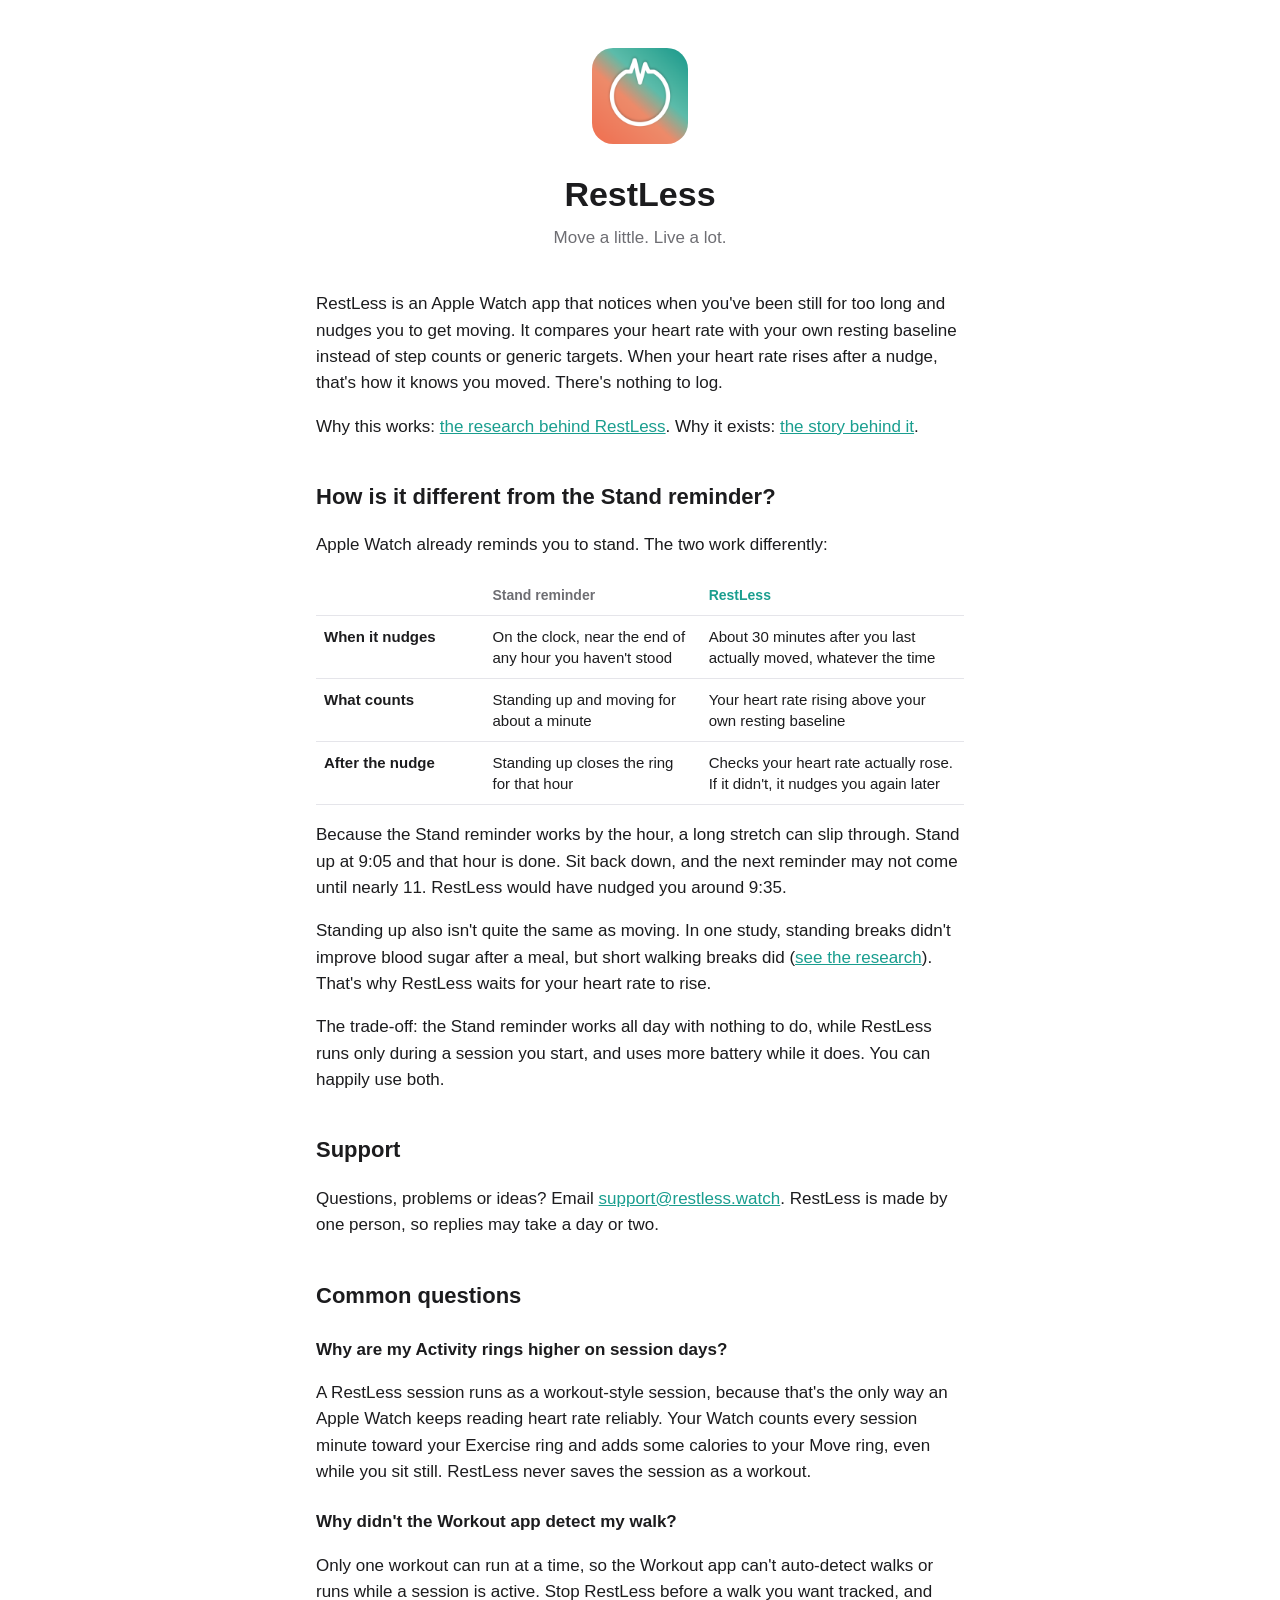
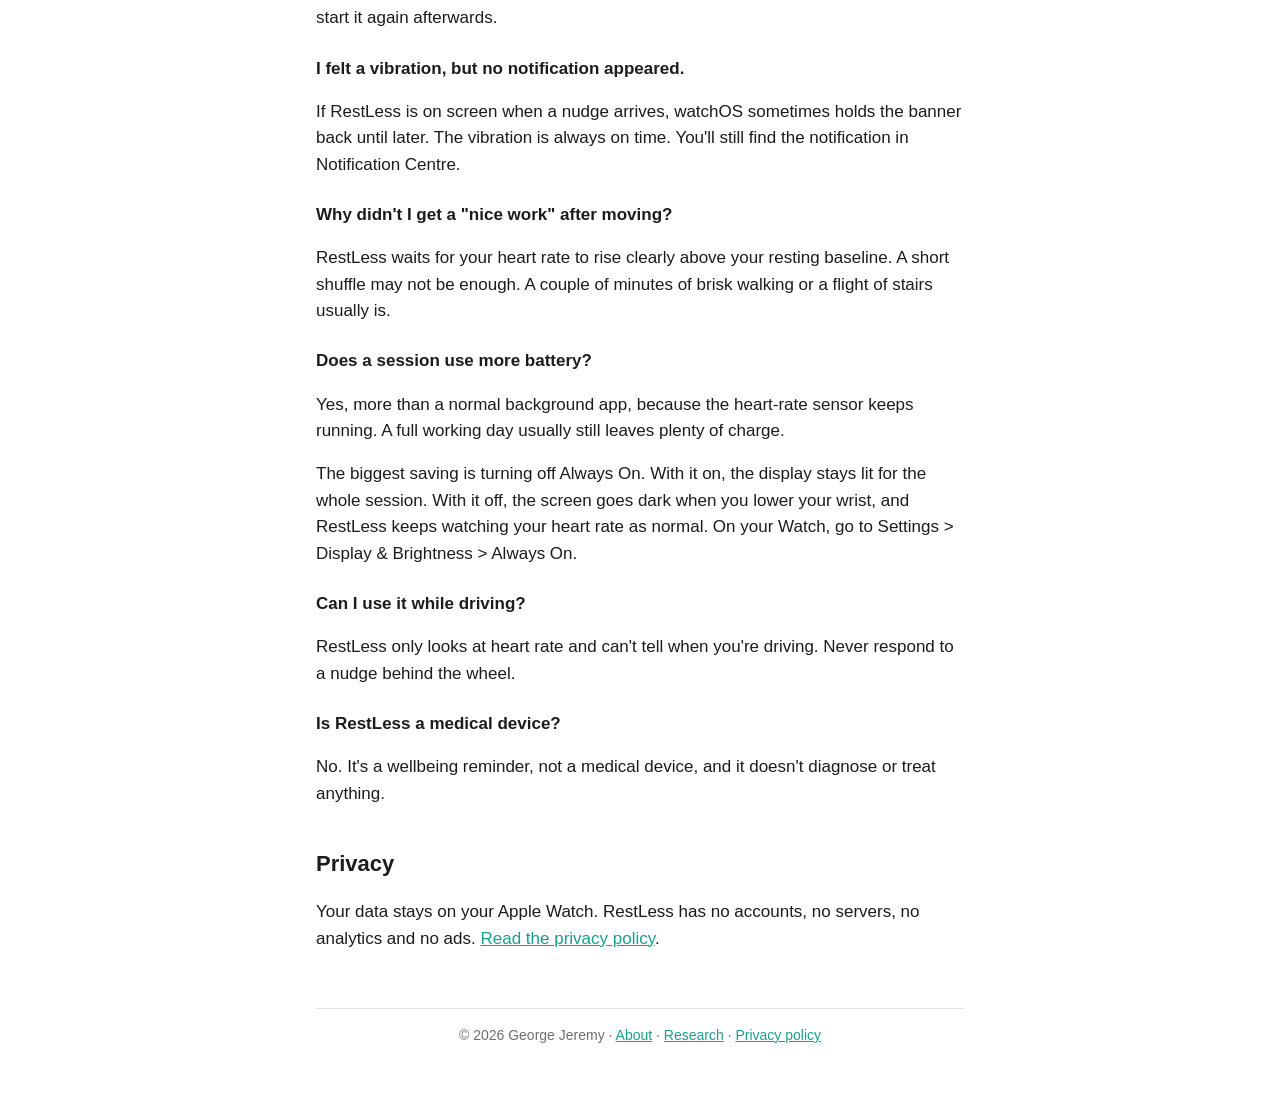
<file: index.html>
<!doctype html>
<html lang="en">
<head>
  <meta charset="utf-8">
  <meta name="viewport" content="width=device-width, initial-scale=1">
  <title>RestLess</title>
  <meta name="description" content="RestLess for Apple Watch nudges you to move when you've been still too long, using your own resting heart rate.">
  <link rel="stylesheet" href="style.css?v=2">
</head>
<body>
<main>
  <header>
    <img src="icon.png?v=2" alt="RestLess app icon">
    <h1>RestLess</h1>
    <p>Move a little. Live a lot.</p>
  </header>

  <p>RestLess is an Apple Watch app that notices when you've been still for too long and nudges you to get moving. It compares your heart rate with your own resting baseline instead of step counts or generic targets. When your heart rate rises after a nudge, that's how it knows you moved. There's nothing to log.</p>

  <p>Why this works: <a href="research.html">the research behind RestLess</a>. Why it exists: <a href="about.html">the story behind it</a>.</p>

  <h2>How is it different from the Stand reminder?</h2>
  <p>Apple Watch already reminds you to stand. The two work differently:</p>

  <div class="compare">
    <table>
      <thead>
        <tr><th></th><th>Stand reminder</th><th>RestLess</th></tr>
      </thead>
      <tbody>
        <tr>
          <th scope="row">When it nudges</th>
          <td>On the clock, near the end of any hour you haven't stood</td>
          <td>About 30 minutes after you last actually moved, whatever the time</td>
        </tr>
        <tr>
          <th scope="row">What counts</th>
          <td>Standing up and moving for about a minute</td>
          <td>Your heart rate rising above your own resting baseline</td>
        </tr>
        <tr>
          <th scope="row">After the nudge</th>
          <td>Standing up closes the ring for that hour</td>
          <td>Checks your heart rate actually rose. If it didn't, it nudges you again later</td>
        </tr>
      </tbody>
    </table>
  </div>

  <p>Because the Stand reminder works by the hour, a long stretch can slip through. Stand up at 9:05 and that hour is done. Sit back down, and the next reminder may not come until nearly 11. RestLess would have nudged you around 9:35.</p>
  <p>Standing up also isn't quite the same as moving. In one study, standing breaks didn't improve blood sugar after a meal, but short walking breaks did (<a href="research.html">see the research</a>). That's why RestLess waits for your heart rate to rise.</p>
  <p>The trade-off: the Stand reminder works all day with nothing to do, while RestLess runs only during a session you start, and uses more battery while it does. You can happily use both.</p>

  <h2>Support</h2>
  <p>Questions, problems or ideas? Email <a href="mailto:support@restless.watch">support@restless.watch</a>. RestLess is made by one person, so replies may take a day or two.</p>

  <h2>Common questions</h2>

  <h3>Why are my Activity rings higher on session days?</h3>
  <p>A RestLess session runs as a workout-style session, because that's the only way an Apple Watch keeps reading heart rate reliably. Your Watch counts every session minute toward your Exercise ring and adds some calories to your Move ring, even while you sit still. RestLess never saves the session as a workout.</p>

  <h3>Why didn't the Workout app detect my walk?</h3>
  <p>Only one workout can run at a time, so the Workout app can't auto-detect walks or runs while a session is active. Stop RestLess before a walk you want tracked, and start it again afterwards.</p>

  <h3>I felt a vibration, but no notification appeared.</h3>
  <p>If RestLess is on screen when a nudge arrives, watchOS sometimes holds the banner back until later. The vibration is always on time. You'll still find the notification in Notification Centre.</p>

  <h3>Why didn't I get a "nice work" after moving?</h3>
  <p>RestLess waits for your heart rate to rise clearly above your resting baseline. A short shuffle may not be enough. A couple of minutes of brisk walking or a flight of stairs usually is.</p>

  <h3>Does a session use more battery?</h3>
  <p>Yes, more than a normal background app, because the heart-rate sensor keeps running. A full working day usually still leaves plenty of charge.</p>
  <p>The biggest saving is turning off Always On. With it on, the display stays lit for the whole session. With it off, the screen goes dark when you lower your wrist, and RestLess keeps watching your heart rate as normal. On your Watch, go to Settings &gt; Display &amp; Brightness &gt; Always On.</p>

  <h3>Can I use it while driving?</h3>
  <p>RestLess only looks at heart rate and can't tell when you're driving. Never respond to a nudge behind the wheel.</p>

  <h3>Is RestLess a medical device?</h3>
  <p>No. It's a wellbeing reminder, not a medical device, and it doesn't diagnose or treat anything.</p>

  <h2>Privacy</h2>
  <p>Your data stays on your Apple Watch. RestLess has no accounts, no servers, no analytics and no ads. <a href="privacy.html">Read the privacy policy</a>.</p>

  <footer>
    &copy; 2026 George Jeremy &middot; <a href="about.html">About</a> &middot; <a href="research.html">Research</a> &middot; <a href="privacy.html">Privacy policy</a>
  </footer>
</main>
</body>
</html>
</file>
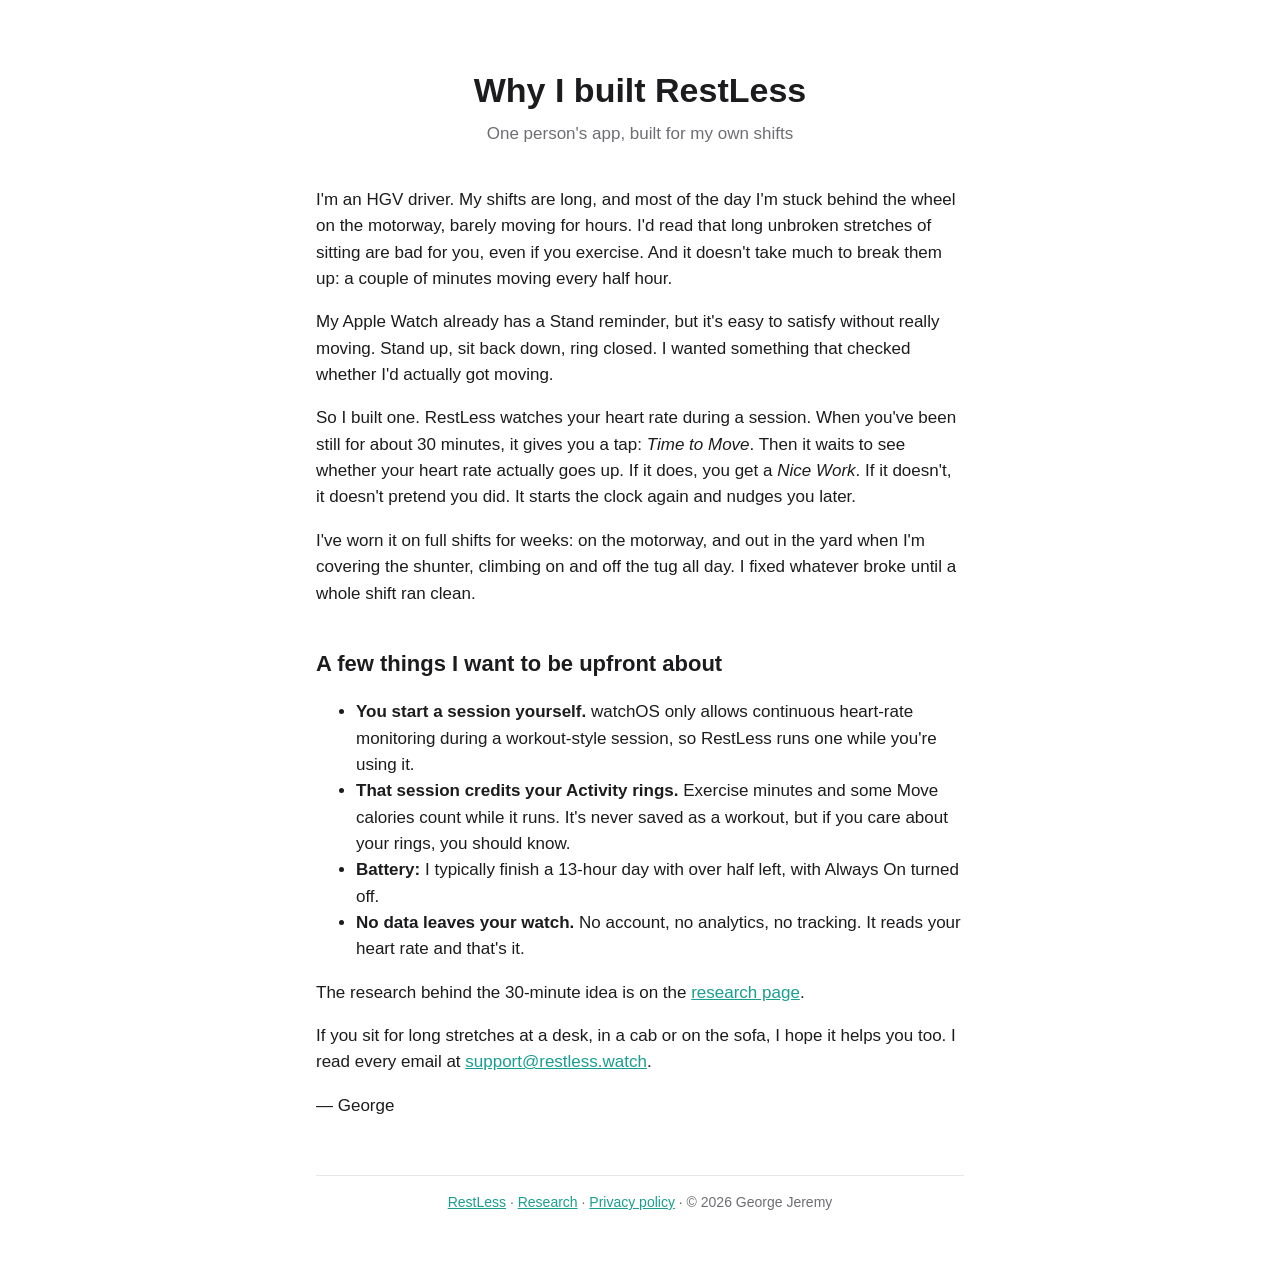
<file: about.html>
<!doctype html>
<html lang="en">
<head>
  <meta charset="utf-8">
  <meta name="viewport" content="width=device-width, initial-scale=1">
  <title>About RestLess</title>
  <meta name="description" content="Why an HGV driver built an Apple Watch app that checks you actually moved.">
  <link rel="stylesheet" href="style.css?v=2">
</head>
<body>
<main>
  <header>
    <h1>Why I built RestLess</h1>
    <p>One person's app, built for my own shifts</p>
  </header>

  <p>I'm an HGV driver. My shifts are long, and most of the day I'm stuck behind the wheel on the motorway, barely moving for hours. I'd read that long unbroken stretches of sitting are bad for you, even if you exercise. And it doesn't take much to break them up: a couple of minutes moving every half hour.</p>

  <p>My Apple Watch already has a Stand reminder, but it's easy to satisfy without really moving. Stand up, sit back down, ring closed. I wanted something that checked whether I'd actually got moving.</p>

  <p>So I built one. RestLess watches your heart rate during a session. When you've been still for about 30 minutes, it gives you a tap: <em>Time to Move</em>. Then it waits to see whether your heart rate actually goes up. If it does, you get a <em>Nice Work</em>. If it doesn't, it doesn't pretend you did. It starts the clock again and nudges you later.</p>

  <p>I've worn it on full shifts for weeks: on the motorway, and out in the yard when I'm covering the shunter, climbing on and off the tug all day. I fixed whatever broke until a whole shift ran clean.</p>

  <h2>A few things I want to be upfront about</h2>
  <ul>
    <li><strong>You start a session yourself.</strong> watchOS only allows continuous heart-rate monitoring during a workout-style session, so RestLess runs one while you're using it.</li>
    <li><strong>That session credits your Activity rings.</strong> Exercise minutes and some Move calories count while it runs. It's never saved as a workout, but if you care about your rings, you should know.</li>
    <li><strong>Battery:</strong> I typically finish a 13-hour day with over half left, with Always On turned off.</li>
    <li><strong>No data leaves your watch.</strong> No account, no analytics, no tracking. It reads your heart rate and that's it.</li>
  </ul>

  <p>The research behind the 30-minute idea is on the <a href="research.html">research page</a>.</p>

  <p>If you sit for long stretches at a desk, in a cab or on the sofa, I hope it helps you too. I read every email at <a href="mailto:support@restless.watch">support@restless.watch</a>.</p>

  <p>&mdash; George</p>

  <footer>
    <a href="index.html">RestLess</a> &middot; <a href="research.html">Research</a> &middot; <a href="privacy.html">Privacy policy</a> &middot; &copy; 2026 George Jeremy
  </footer>
</main>
</body>
</html>
</file>
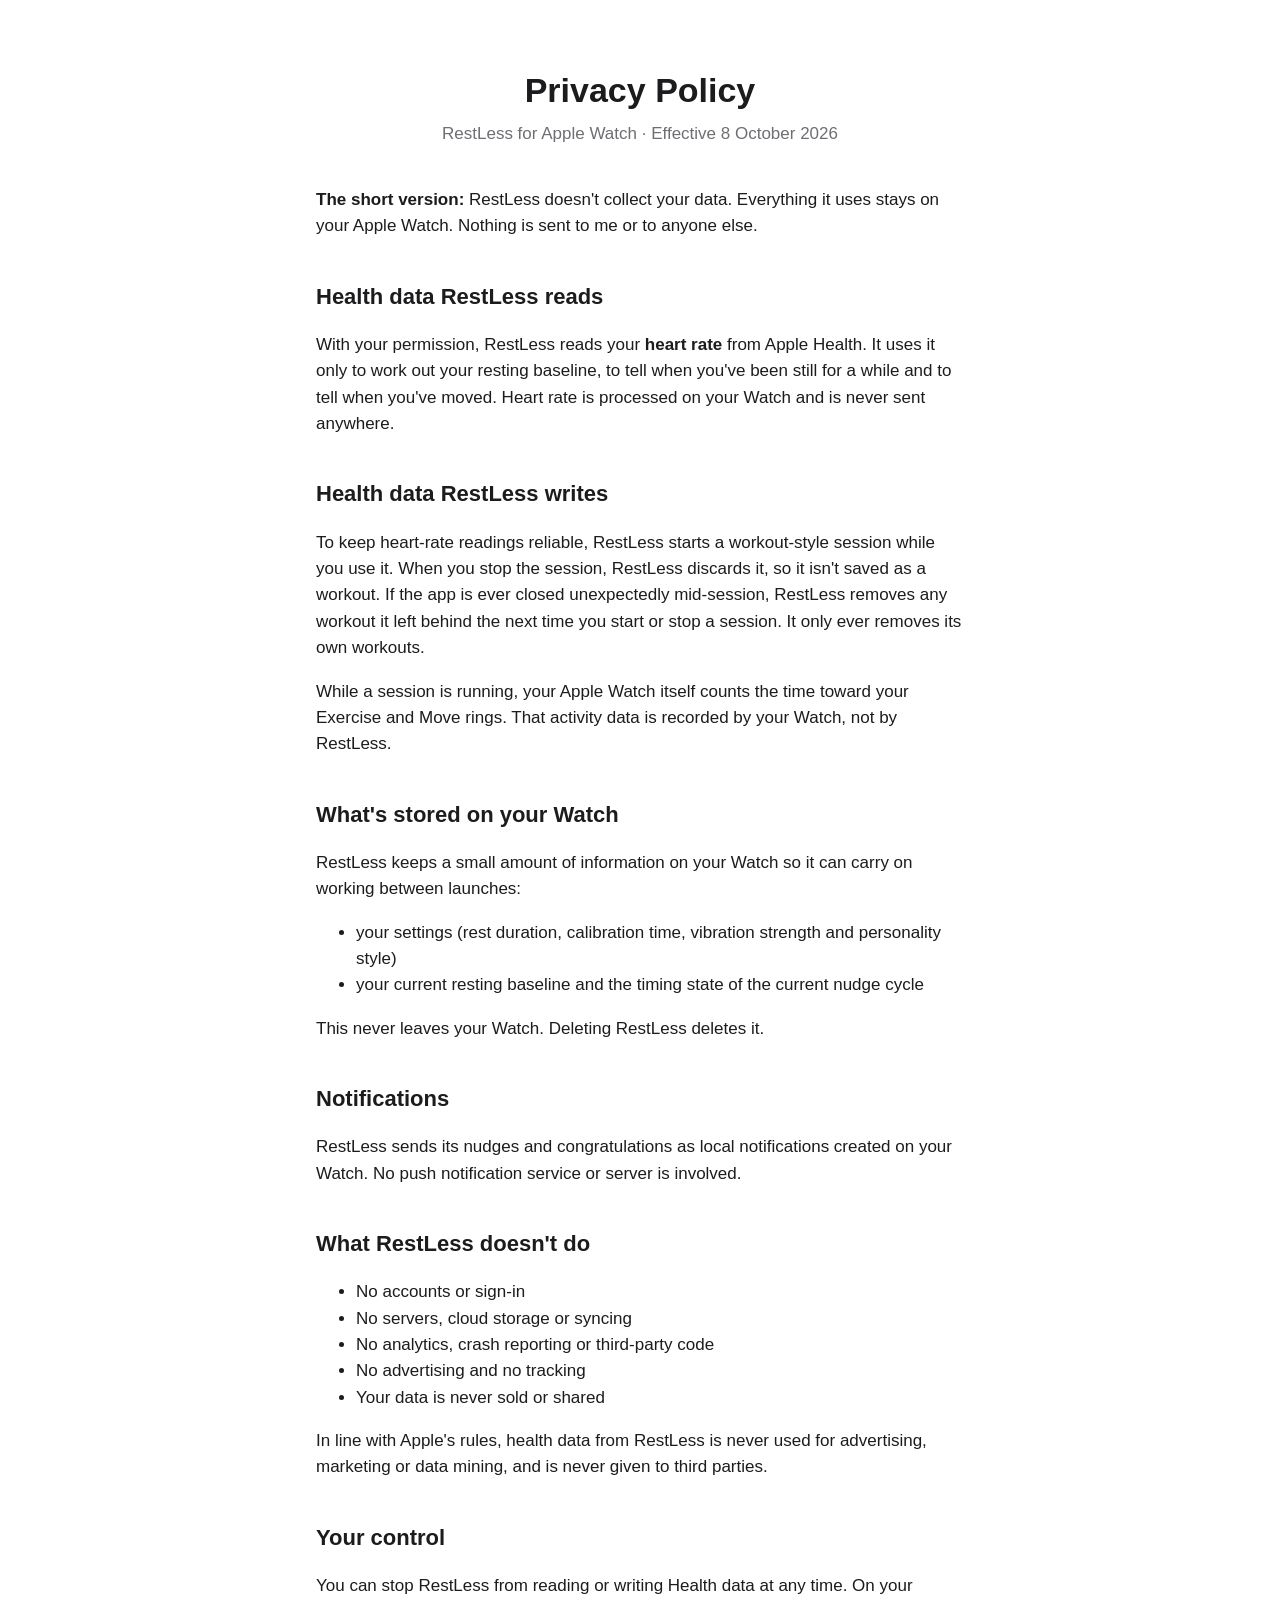
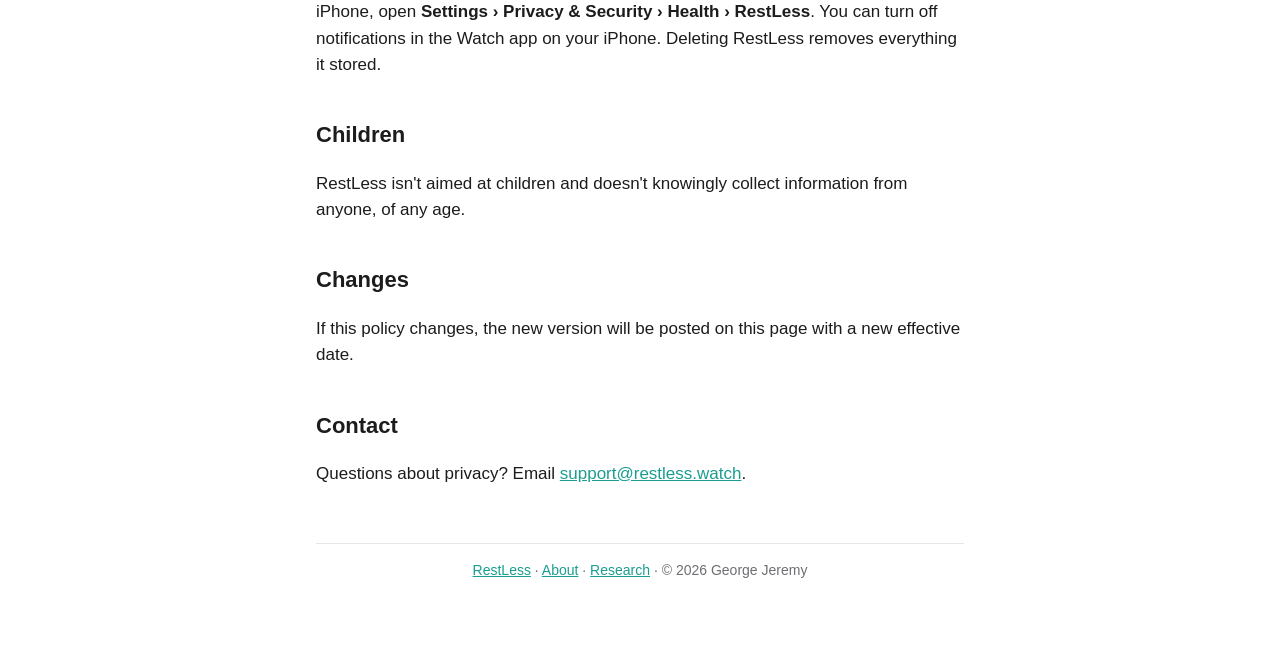
<file: privacy.html>
<!doctype html>
<html lang="en">
<head>
  <meta charset="utf-8">
  <meta name="viewport" content="width=device-width, initial-scale=1">
  <title>RestLess Privacy Policy</title>
  <link rel="stylesheet" href="style.css?v=2">
</head>
<body>
<main>
  <header>
    <h1>Privacy Policy</h1>
    <p>RestLess for Apple Watch &middot; Effective 8 October 2026</p>
  </header>

  <p><strong>The short version:</strong> RestLess doesn't collect your data. Everything it uses stays on your Apple Watch. Nothing is sent to me or to anyone else.</p>

  <h2>Health data RestLess reads</h2>
  <p>With your permission, RestLess reads your <strong>heart rate</strong> from Apple Health. It uses it only to work out your resting baseline, to tell when you've been still for a while and to tell when you've moved. Heart rate is processed on your Watch and is never sent anywhere.</p>

  <h2>Health data RestLess writes</h2>
  <p>To keep heart-rate readings reliable, RestLess starts a workout-style session while you use it. When you stop the session, RestLess discards it, so it isn't saved as a workout. If the app is ever closed unexpectedly mid-session, RestLess removes any workout it left behind the next time you start or stop a session. It only ever removes its own workouts.</p>
  <p>While a session is running, your Apple Watch itself counts the time toward your Exercise and Move rings. That activity data is recorded by your Watch, not by RestLess.</p>

  <h2>What's stored on your Watch</h2>
  <p>RestLess keeps a small amount of information on your Watch so it can carry on working between launches:</p>
  <ul>
    <li>your settings (rest duration, calibration time, vibration strength and personality style)</li>
    <li>your current resting baseline and the timing state of the current nudge cycle</li>
  </ul>
  <p>This never leaves your Watch. Deleting RestLess deletes it.</p>

  <h2>Notifications</h2>
  <p>RestLess sends its nudges and congratulations as local notifications created on your Watch. No push notification service or server is involved.</p>

  <h2>What RestLess doesn't do</h2>
  <ul>
    <li>No accounts or sign-in</li>
    <li>No servers, cloud storage or syncing</li>
    <li>No analytics, crash reporting or third-party code</li>
    <li>No advertising and no tracking</li>
    <li>Your data is never sold or shared</li>
  </ul>
  <p>In line with Apple's rules, health data from RestLess is never used for advertising, marketing or data mining, and is never given to third parties.</p>

  <h2>Your control</h2>
  <p>You can stop RestLess from reading or writing Health data at any time. On your iPhone, open <strong>Settings &rsaquo; Privacy &amp; Security &rsaquo; Health &rsaquo; RestLess</strong>. You can turn off notifications in the Watch app on your iPhone. Deleting RestLess removes everything it stored.</p>

  <h2>Children</h2>
  <p>RestLess isn't aimed at children and doesn't knowingly collect information from anyone, of any age.</p>

  <h2>Changes</h2>
  <p>If this policy changes, the new version will be posted on this page with a new effective date.</p>

  <h2>Contact</h2>
  <p>Questions about privacy? Email <a href="mailto:support@restless.watch">support@restless.watch</a>.</p>

  <footer>
    <a href="index.html">RestLess</a> &middot; <a href="about.html">About</a> &middot; <a href="research.html">Research</a> &middot; &copy; 2026 George Jeremy
  </footer>
</main>
</body>
</html>
</file>
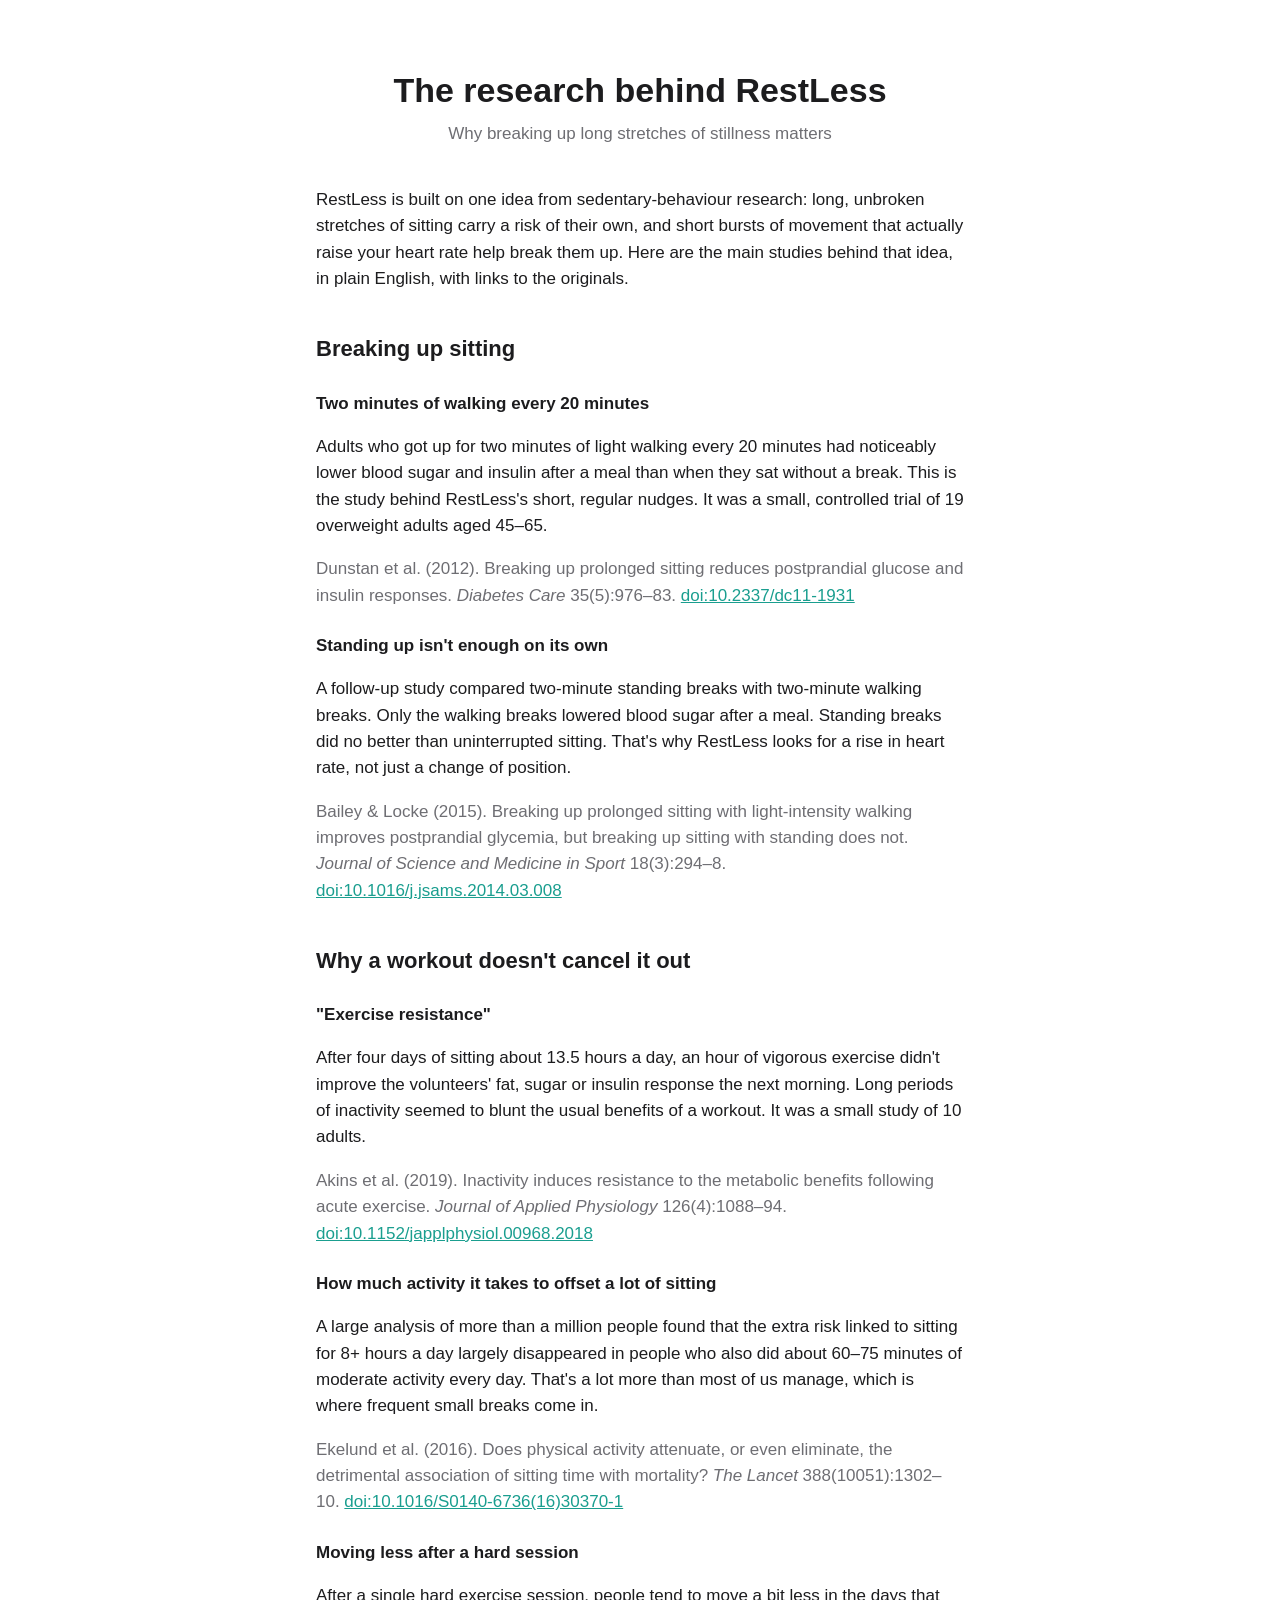
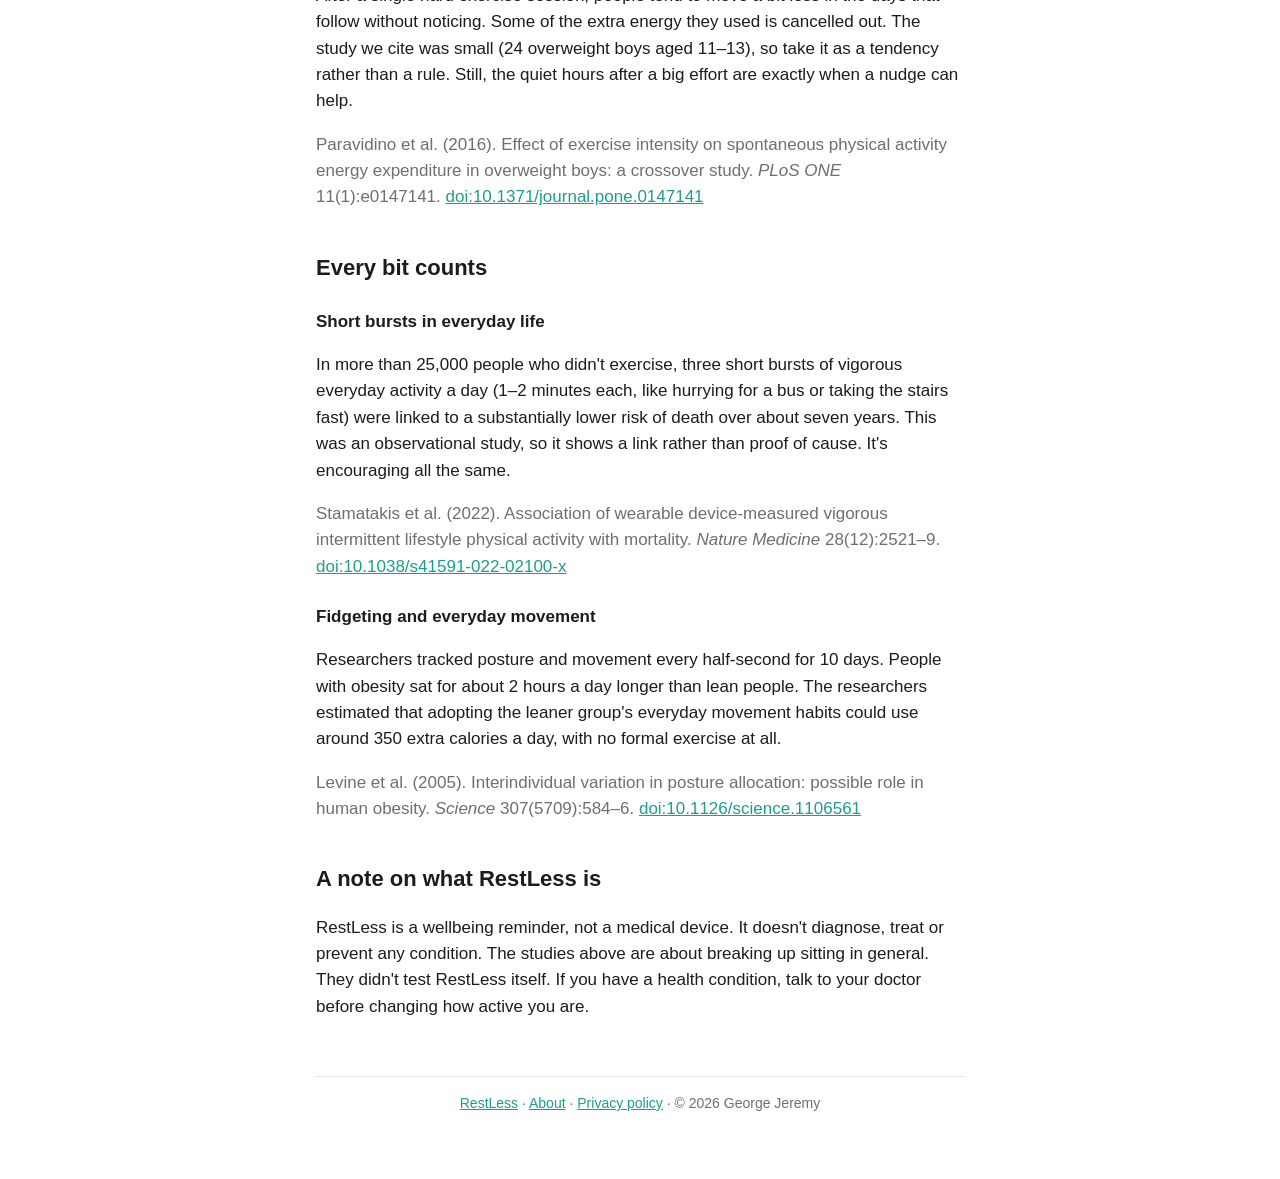
<file: research.html>
<!doctype html>
<html lang="en">
<head>
  <meta charset="utf-8">
  <meta name="viewport" content="width=device-width, initial-scale=1">
  <title>RestLess Research</title>
  <meta name="description" content="The research behind RestLess: why breaking up long stretches of sitting matters, and why your heart rate has to rise.">
  <link rel="stylesheet" href="style.css?v=2">
</head>
<body>
<main>
  <header>
    <h1>The research behind RestLess</h1>
    <p>Why breaking up long stretches of stillness matters</p>
  </header>

  <p>RestLess is built on one idea from sedentary-behaviour research: long, unbroken stretches of sitting carry a risk of their own, and short bursts of movement that actually raise your heart rate help break them up. Here are the main studies behind that idea, in plain English, with links to the originals.</p>

  <h2>Breaking up sitting</h2>

  <h3>Two minutes of walking every 20 minutes</h3>
  <p>Adults who got up for two minutes of light walking every 20 minutes had noticeably lower blood sugar and insulin after a meal than when they sat without a break. This is the study behind RestLess's short, regular nudges. It was a small, controlled trial of 19 overweight adults aged 45–65.</p>
  <p class="muted">Dunstan et al. (2012). Breaking up prolonged sitting reduces postprandial glucose and insulin responses. <em>Diabetes Care</em> 35(5):976–83. <a href="https://doi.org/10.2337/dc11-1931">doi:10.2337/dc11-1931</a></p>

  <h3>Standing up isn't enough on its own</h3>
  <p>A follow-up study compared two-minute standing breaks with two-minute walking breaks. Only the walking breaks lowered blood sugar after a meal. Standing breaks did no better than uninterrupted sitting. That's why RestLess looks for a rise in heart rate, not just a change of position.</p>
  <p class="muted">Bailey &amp; Locke (2015). Breaking up prolonged sitting with light-intensity walking improves postprandial glycemia, but breaking up sitting with standing does not. <em>Journal of Science and Medicine in Sport</em> 18(3):294–8. <a href="https://doi.org/10.1016/j.jsams.2014.03.008">doi:10.1016/j.jsams.2014.03.008</a></p>

  <h2>Why a workout doesn't cancel it out</h2>

  <h3>"Exercise resistance"</h3>
  <p>After four days of sitting about 13.5 hours a day, an hour of vigorous exercise didn't improve the volunteers' fat, sugar or insulin response the next morning. Long periods of inactivity seemed to blunt the usual benefits of a workout. It was a small study of 10 adults.</p>
  <p class="muted">Akins et al. (2019). Inactivity induces resistance to the metabolic benefits following acute exercise. <em>Journal of Applied Physiology</em> 126(4):1088–94. <a href="https://doi.org/10.1152/japplphysiol.00968.2018">doi:10.1152/japplphysiol.00968.2018</a></p>

  <h3>How much activity it takes to offset a lot of sitting</h3>
  <p>A large analysis of more than a million people found that the extra risk linked to sitting for 8+ hours a day largely disappeared in people who also did about 60–75 minutes of moderate activity every day. That's a lot more than most of us manage, which is where frequent small breaks come in.</p>
  <p class="muted">Ekelund et al. (2016). Does physical activity attenuate, or even eliminate, the detrimental association of sitting time with mortality? <em>The Lancet</em> 388(10051):1302–10. <a href="https://doi.org/10.1016/S0140-6736(16)30370-1">doi:10.1016/S0140-6736(16)30370-1</a></p>

  <h3>Moving less after a hard session</h3>
  <p>After a single hard exercise session, people tend to move a bit less in the days that follow without noticing. Some of the extra energy they used is cancelled out. The study we cite was small (24 overweight boys aged 11–13), so take it as a tendency rather than a rule. Still, the quiet hours after a big effort are exactly when a nudge can help.</p>
  <p class="muted">Paravidino et al. (2016). Effect of exercise intensity on spontaneous physical activity energy expenditure in overweight boys: a crossover study. <em>PLoS ONE</em> 11(1):e0147141. <a href="https://doi.org/10.1371/journal.pone.0147141">doi:10.1371/journal.pone.0147141</a></p>

  <h2>Every bit counts</h2>

  <h3>Short bursts in everyday life</h3>
  <p>In more than 25,000 people who didn't exercise, three short bursts of vigorous everyday activity a day (1–2 minutes each, like hurrying for a bus or taking the stairs fast) were linked to a substantially lower risk of death over about seven years. This was an observational study, so it shows a link rather than proof of cause. It's encouraging all the same.</p>
  <p class="muted">Stamatakis et al. (2022). Association of wearable device-measured vigorous intermittent lifestyle physical activity with mortality. <em>Nature Medicine</em> 28(12):2521–9. <a href="https://doi.org/10.1038/s41591-022-02100-x">doi:10.1038/s41591-022-02100-x</a></p>

  <h3>Fidgeting and everyday movement</h3>
  <p>Researchers tracked posture and movement every half-second for 10 days. People with obesity sat for about 2 hours a day longer than lean people. The researchers estimated that adopting the leaner group's everyday movement habits could use around 350 extra calories a day, with no formal exercise at all.</p>
  <p class="muted">Levine et al. (2005). Interindividual variation in posture allocation: possible role in human obesity. <em>Science</em> 307(5709):584–6. <a href="https://doi.org/10.1126/science.1106561">doi:10.1126/science.1106561</a></p>

  <h2>A note on what RestLess is</h2>
  <p>RestLess is a wellbeing reminder, not a medical device. It doesn't diagnose, treat or prevent any condition. The studies above are about breaking up sitting in general. They didn't test RestLess itself. If you have a health condition, talk to your doctor before changing how active you are.</p>

  <footer>
    <a href="index.html">RestLess</a> &middot; <a href="about.html">About</a> &middot; <a href="privacy.html">Privacy policy</a> &middot; &copy; 2026 George Jeremy
  </footer>
</main>
</body>
</html>
</file>
<file: style.css>
:root {
  --bg: #ffffff;
  --text: #1c1c1e;
  --muted: #6e6e73;
  --accent: #1a9e8f;
  --rule: #e5e5ea;
}

@media (prefers-color-scheme: dark) {
  :root {
    --bg: #000000;
    --text: #f2f2f7;
    --muted: #a1a1a6;
    --accent: #3dd6c3;
    --rule: #2c2c2e;
  }
}

* { box-sizing: border-box; }

body {
  margin: 0;
  background: var(--bg);
  color: var(--text);
  font: 17px/1.55 -apple-system, BlinkMacSystemFont, "Helvetica Neue", Arial, sans-serif;
}

main {
  max-width: 680px;
  margin: 0 auto;
  padding: 48px 16px 64px;
}

header { text-align: center; margin-bottom: 40px; }
header img { width: 96px; height: 96px; border-radius: 22%; }
header h1 { margin: 16px 0 4px; font-size: 34px; }
header p { margin: 0; color: var(--muted); }

h2 { margin-top: 40px; font-size: 22px; }
h3 { margin: 24px 0 4px; font-size: 17px; }
p, li { color: var(--text); }
.muted { color: var(--muted); }
a { color: var(--accent); }

footer {
  margin-top: 56px;
  padding-top: 16px;
  border-top: 1px solid var(--rule);
  color: var(--muted);
  font-size: 14px;
  text-align: center;
}

.compare { overflow-x: auto; margin: 16px 0; }
.compare table { width: 100%; border-collapse: collapse; font-size: 15px; line-height: 1.4; }
.compare th, .compare td { text-align: left; vertical-align: top; padding: 10px 8px; border-bottom: 1px solid var(--rule); }
.compare thead th { font-size: 14px; color: var(--muted); font-weight: 600; }
.compare thead th:last-child { color: var(--accent); }
.compare tbody th { font-weight: 600; width: 26%; }

/* Phones: each row label sits full width above its two answers. */
@media (max-width: 560px) {
  .compare thead tr, .compare tbody tr { display: grid; grid-template-columns: 1fr 1fr; column-gap: 12px; }
  .compare thead th:first-child { display: none; }
  .compare tbody th { grid-column: 1 / -1; width: auto; border-bottom: none; padding: 14px 0 0; color: var(--muted); font-size: 13px; text-transform: uppercase; letter-spacing: 0.04em; }
  .compare th, .compare td { padding-left: 0; padding-right: 0; }
}
</file>
